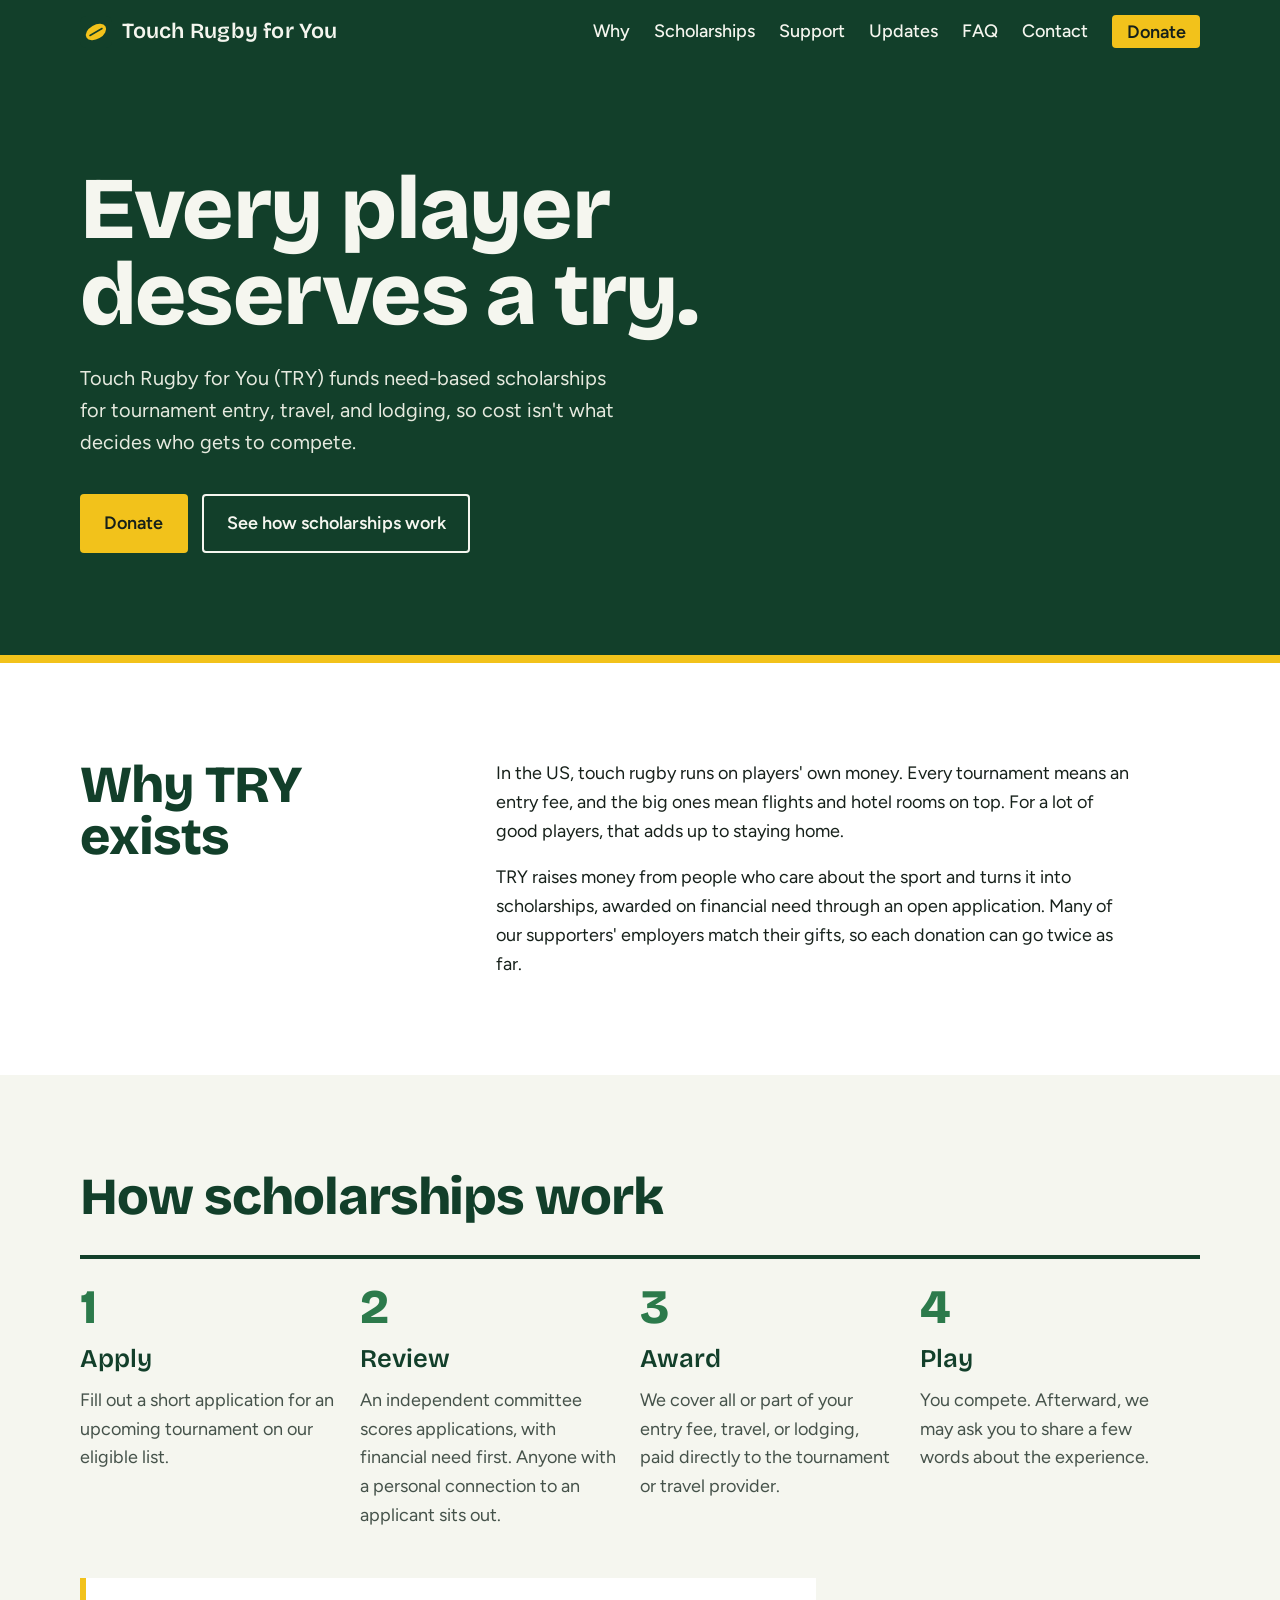
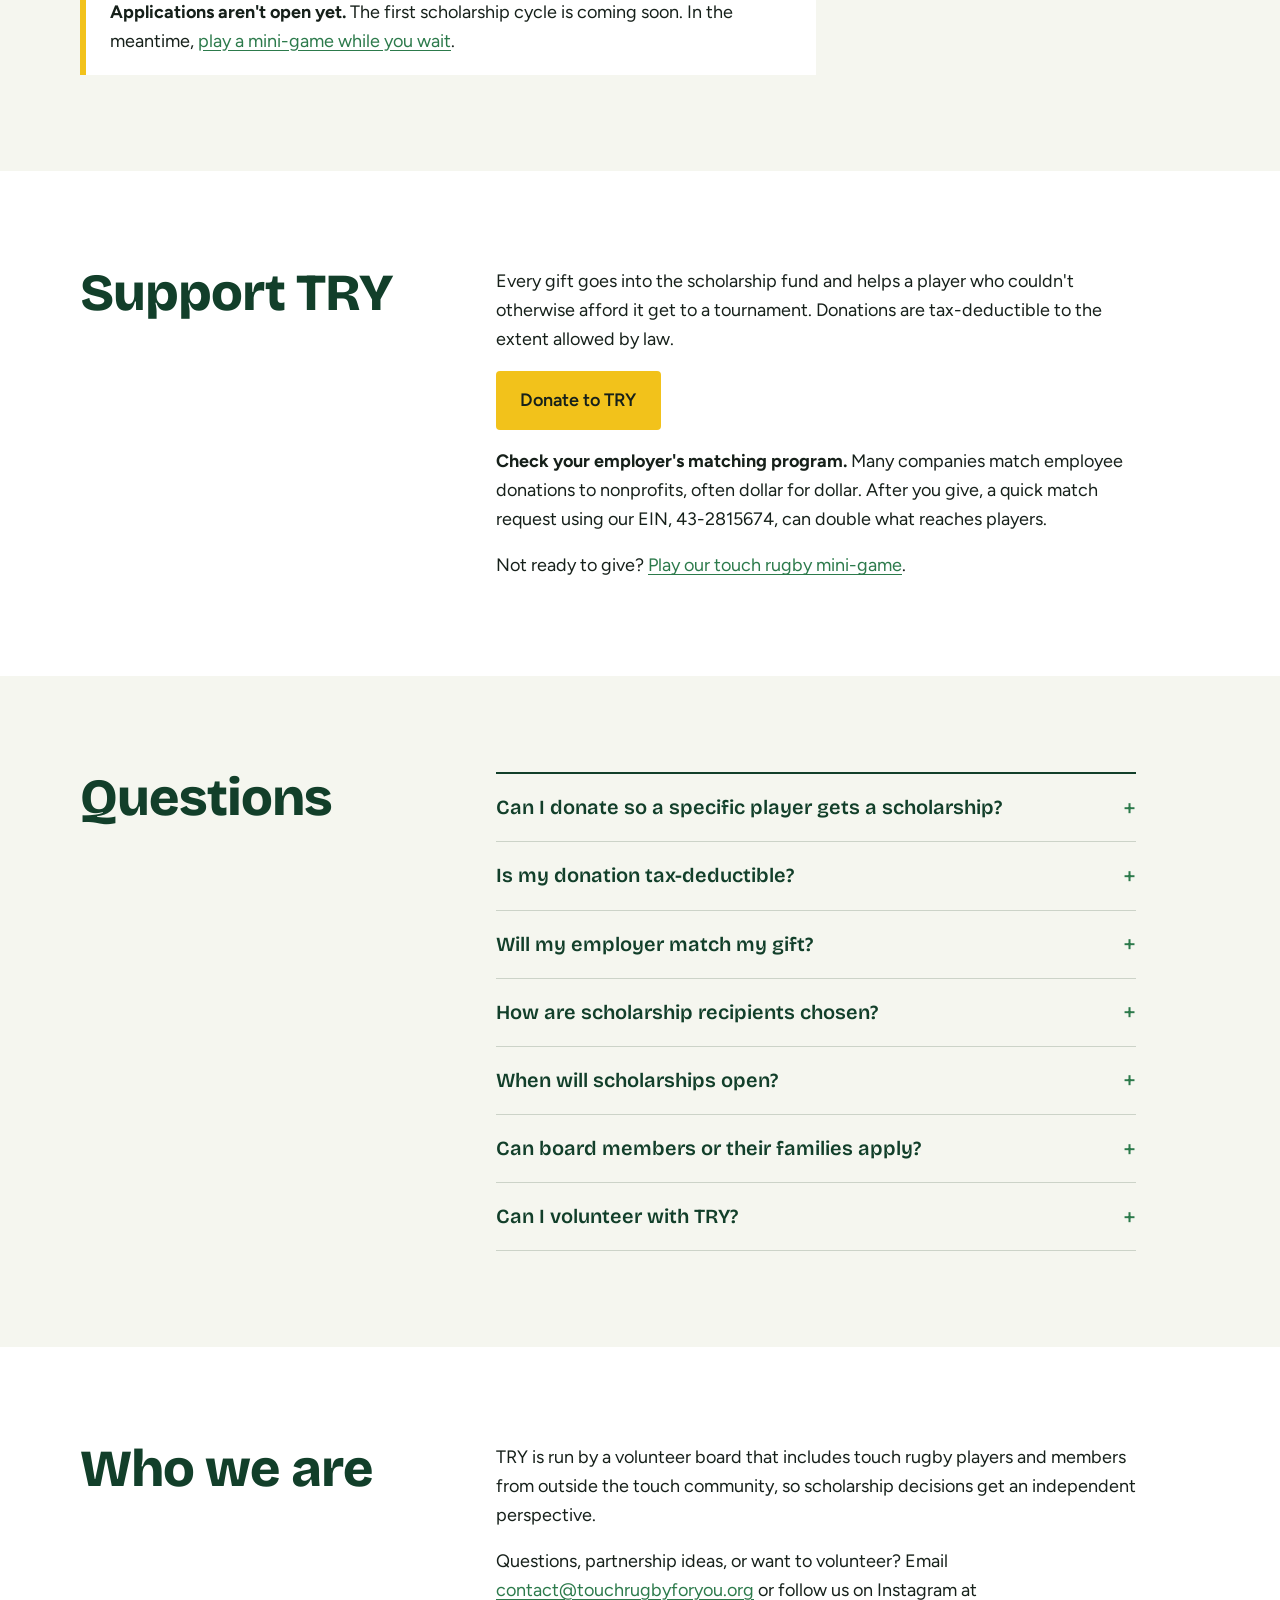
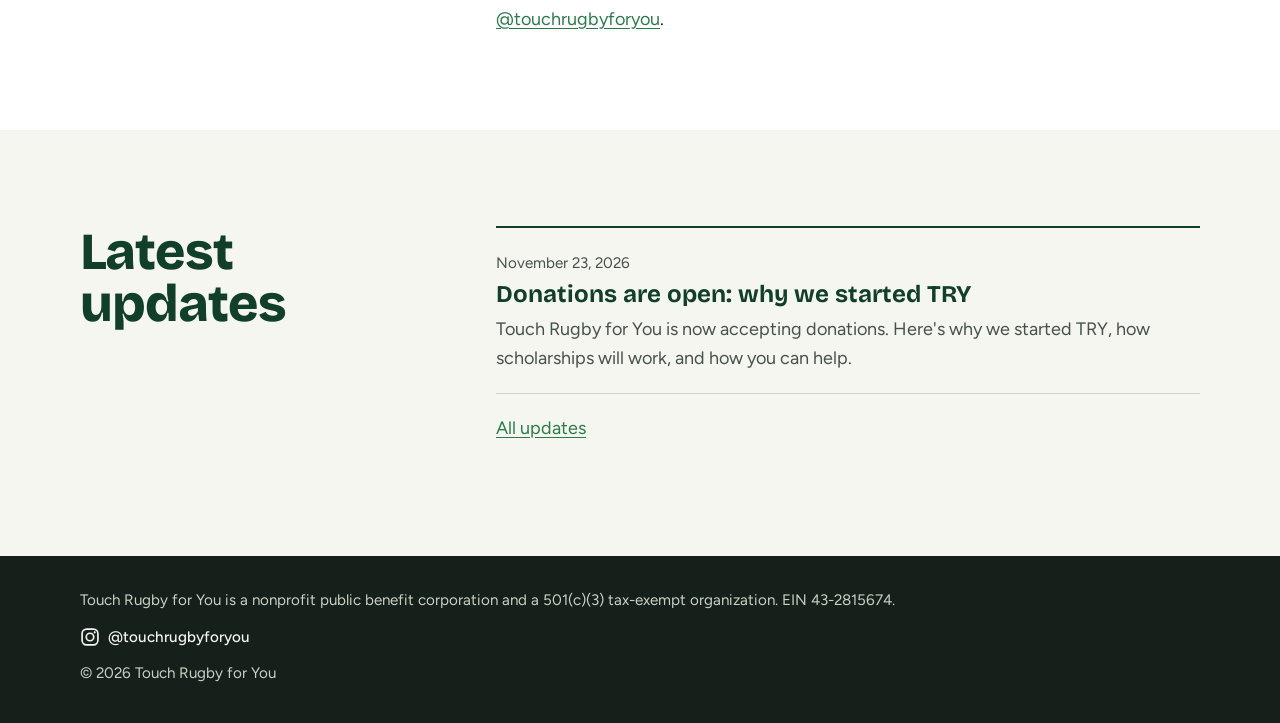
<file: index.html>
<!doctype html>
<html lang="en">
<head>
  <meta charset="utf-8">
  <meta name="viewport" content="width=device-width, initial-scale=1">
  <title>Touch Rugby for You (TRY) | Touch rugby tournament scholarships</title>
  <meta name="description" content="Touch Rugby for You (TRY) is a nonprofit that funds need-based scholarships so touch rugby players can afford to compete in tournaments.">
  <link rel="icon" href="favicon.svg" type="image/svg+xml">
  <link rel="canonical" href="https://touchrugbyforyou.org/">
  <meta name="theme-color" content="#123F2A">
  <link rel="apple-touch-icon" href="apple-touch-icon.png">
  <meta property="og:type" content="website">
  <meta property="og:site_name" content="Touch Rugby for You">
  <meta property="og:title" content="Touch Rugby for You (TRY): Every player deserves a try">
  <meta property="og:description" content="Touch Rugby for You (TRY) is a nonprofit that funds need-based scholarships so touch rugby players can afford to compete in tournaments.">
  <meta property="og:url" content="https://touchrugbyforyou.org/">
  <meta property="og:image" content="https://touchrugbyforyou.org/og-image.png">
  <meta property="og:image:width" content="1200">
  <meta property="og:image:height" content="630">
  <meta property="og:image:alt" content="Every player deserves a try. Need-based tournament scholarships for touch rugby players.">
  <meta name="twitter:card" content="summary_large_image">
  <script type="application/ld+json">
{
  "@context": "https://schema.org",
  "@graph": [
    {
      "@type": "NGO",
      "@id": "https://touchrugbyforyou.org/#org",
      "name": "Touch Rugby for You",
      "alternateName": "TRY",
      "url": "https://touchrugbyforyou.org/",
      "logo": "https://touchrugbyforyou.org/apple-touch-icon.png",
      "description": "A nonprofit public benefit corporation that funds need-based tournament scholarships for touch rugby players.",
      "email": "contact@touchrugbyforyou.org",
      "taxID": "43-2815674",
      "nonprofitStatus": "Nonprofit501c3",
      "sameAs": [
        "https://www.instagram.com/touchrugbyforyou/"
      ],
      "address": {
        "@type": "PostalAddress",
        "addressRegion": "CA",
        "addressCountry": "US"
      }
    },
    {
      "@type": "WebSite",
      "@id": "https://touchrugbyforyou.org/#site",
      "url": "https://touchrugbyforyou.org/",
      "name": "Touch Rugby for You",
      "publisher": {
        "@id": "https://touchrugbyforyou.org/#org"
      }
    },
    {
      "@type": "FAQPage",
      "@id": "https://touchrugbyforyou.org/#faq",
      "mainEntity": [
        {
          "@type": "Question",
          "name": "Can I donate so a specific player gets a scholarship?",
          "acceptedAnswer": {
            "@type": "Answer",
            "text": "No. To keep TRY fair and keep gifts tax-deductible, donors can't choose who receives a scholarship. Every scholarship is decided by our independent review committee based on financial need."
          }
        },
        {
          "@type": "Question",
          "name": "Is my donation tax-deductible?",
          "acceptedAnswer": {
            "@type": "Answer",
            "text": "Yes. TRY is a 501(c)(3) tax-exempt organization (EIN 43-2815674), so donations are tax-deductible to the extent allowed by law. You'll get a receipt for every gift."
          }
        },
        {
          "@type": "Question",
          "name": "Will my employer match my gift?",
          "acceptedAnswer": {
            "@type": "Answer",
            "text": "Many employers match donations to 501(c)(3) nonprofits, often dollar for dollar. Check your company's giving portal or ask HR. After you donate, submit a match request using our EIN, 43-2815674."
          }
        },
        {
          "@type": "Question",
          "name": "How are scholarship recipients chosen?",
          "acceptedAnswer": {
            "@type": "Answer",
            "text": "An independent committee of people who don't play touch rugby scores every application, with financial need weighed first. If a committee member has a personal connection to an applicant for any reason, they sit out that decision. TRY's officers (our CEO, CFO, and Secretary) never see applications and have no part in selecting recipients."
          }
        },
        {
          "@type": "Question",
          "name": "When will scholarships open?",
          "acceptedAnswer": {
            "@type": "Answer",
            "text": "We're raising money first. Once we know how much is in the scholarship fund, we'll choose our first tournament: either the 2027 USA Touch Nationals or the 2028 Touch World Cup. We'll announce the application window here and on Instagram at @touchrugbyforyou ."
          }
        },
        {
          "@type": "Question",
          "name": "Can board members or their families apply?",
          "acceptedAnswer": {
            "@type": "Answer",
            "text": "No. To avoid any conflict of interest, TRY board members and their immediate families aren't eligible for scholarships."
          }
        },
        {
          "@type": "Question",
          "name": "Can I volunteer with TRY?",
          "acceptedAnswer": {
            "@type": "Answer",
            "text": "Yes. TRY is run entirely by volunteers, so there's plenty to do, and most of it can be done remotely on your own schedule: Website: design, writing, and small code updates; Social media: photos, videos, graphics, and posts for Instagram; Grant research: finding foundations and programs that fit TRY, and helping write applications; Fundraising and partnerships: connecting us with clubs, tournaments, and companies; Behind the scenes: bookkeeping, data entry, and keeping our records tidy Volunteer through work? Many employers give paid volunteer hours, and some donate to the nonprofit for every hour you log. Track your time with TRY in your company's giving portal (such as Benevity or YourCause), and your hours can turn into a grant for the scholarship fund. To get started, email contact@touchrugbyforyou.org with what you'd like to help with."
          }
        }
      ]
    }
  ]
}
  </script>
  <link rel="preload" href="fonts/bricolage-grotesque.woff2" as="font" type="font/woff2" crossorigin>
  <link rel="preload" href="fonts/figtree.woff2" as="font" type="font/woff2" crossorigin>
  <link rel="stylesheet" href="styles.css?v=20261128a">
  <script async src="https://widgets.givebutter.com/latest.umd.cjs?acct=2XNsycmCePTp1ATm&amp;p=other"></script>
</head>
<body>
  <a class="skip" href="#main">Skip to content</a>

  <header class="site-header">
    <div class="wrap header-inner">
      <a class="brand" href="#top" aria-label="Touch Rugby for You, home">
        <img src="favicon.svg" alt="" width="32" height="32">
        <span>Touch Rugby for You</span>
      </a>
      <nav aria-label="Main">
        <ul>
          <li><a href="#why">Why</a></li>
          <li><a href="#scholarships">Scholarships</a></li>
          <li><a href="#support">Support</a></li>
          <li><a href="/updates/">Updates</a></li>
          <li><a href="#faq">FAQ</a></li>
          <li><a href="#contact">Contact</a></li>
          <li><a class="nav-donate" href="https://givebutter.com/touch-rugby-for-you" data-gb-donate rel="noopener" data-goatcounter-click="donate-nav" data-goatcounter-title="Clicked Donate (nav)">Donate</a></li>
        </ul>
      </nav>
    </div>
  </header>

  <main id="main">
    <section class="hero" id="top">
      <div class="wrap hero-copy">
        <h1>Every player deserves a try.</h1>
        <p class="lede">Touch Rugby for You (TRY) funds need-based scholarships for tournament entry, travel, and lodging, so cost isn't what decides who gets to compete.</p>
        <div class="actions">
          <a class="btn btn-primary" href="https://givebutter.com/touch-rugby-for-you" data-gb-donate rel="noopener" data-goatcounter-click="donate-hero" data-goatcounter-title="Clicked Donate (hero)">Donate</a>
          <a class="btn btn-ghost" href="#scholarships">See how scholarships work</a>
        </div>
      </div>
    </section>

    <section class="band" id="why">
      <div class="wrap two-col">
        <h2>Why TRY exists</h2>
        <div class="prose">
          <p>In the US, touch rugby runs on players' own money. Every tournament means an entry fee, and the big ones mean flights and hotel rooms on top. For a lot of good players, that adds up to staying home.</p>
          <p>TRY raises money from people who care about the sport and turns it into scholarships, awarded on financial need through an open application. Many of our supporters' employers match their gifts, so each donation can go twice as far.</p>
        </div>
      </div>
    </section>

    <section class="band band-chalk" id="scholarships">
      <div class="wrap">
        <h2>How scholarships work</h2>
        <ol class="steps">
          <li>
            <h3>Apply</h3>
            <p>Fill out a short application for an upcoming tournament on our eligible list.</p>
          </li>
          <li>
            <h3>Review</h3>
            <p>An independent committee scores applications, with financial need first. Anyone with a personal connection to an applicant sits out.</p>
          </li>
          <li>
            <h3>Award</h3>
            <p>We cover all or part of your entry fee, travel, or lodging, paid directly to the tournament or travel provider.</p>
          </li>
          <li>
            <h3>Play</h3>
            <p>You compete. Afterward, we may ask you to share a few words about the experience.</p>
          </li>
        </ol>
        <div class="notice">
          <p><strong>Applications aren't open yet.</strong> The first scholarship cycle is coming soon. In the meantime, <button type="button" class="link-btn" data-open-game data-goatcounter-click="game-open-scholarships" data-goatcounter-title="Opened game from Scholarships">play a mini-game while you wait</button>.</p>
        </div>
      </div>
    </section>

    <section class="band" id="support">
      <div class="wrap two-col">
        <h2>Support TRY</h2>
        <div class="prose">
          <p>Every gift goes into the scholarship fund and helps a player who couldn't otherwise afford it get to a tournament. Donations are tax-deductible to the extent allowed by law.</p>
          <p><a class="btn btn-primary" href="https://givebutter.com/touch-rugby-for-you" data-gb-donate rel="noopener" data-goatcounter-click="donate-support" data-goatcounter-title="Clicked Donate (Support)">Donate to TRY</a></p>
          <p><strong>Check your employer's matching program.</strong> Many companies match employee donations to nonprofits, often dollar for dollar. After you give, a quick match request using our EIN, 43-2815674, can double what reaches players.</p>
          <p>Not ready to give? <button type="button" class="link-btn" data-open-game data-goatcounter-click="game-open-support" data-goatcounter-title="Opened game from Support">Play our touch rugby mini-game</button>.</p>
        </div>
      </div>
    </section>

    <section class="band band-chalk" id="faq">
      <div class="wrap two-col">
        <h2>Questions</h2>
        <div class="faq">
          <details>
            <summary>Can I donate so a specific player gets a scholarship?</summary>
            <p>No. To keep TRY fair and keep gifts tax-deductible, donors can't choose who receives a scholarship. Every scholarship is decided by our independent review committee based on financial need.</p>
          </details>
          <details>
            <summary>Is my donation tax-deductible?</summary>
            <p>Yes. TRY is a 501(c)(3) tax-exempt organization (EIN 43-2815674), so donations are tax-deductible to the extent allowed by law. You'll get a receipt for every gift.</p>
          </details>
          <details>
            <summary>Will my employer match my gift?</summary>
            <p>Many employers match donations to 501(c)(3) nonprofits, often dollar for dollar. Check your company's giving portal or ask HR. After you donate, submit a match request using our EIN, 43-2815674.</p>
          </details>
          <details>
            <summary>How are scholarship recipients chosen?</summary>
            <p>An independent committee of people who don't play touch rugby scores every application, with financial need weighed first. If a committee member has a personal connection to an applicant for any reason, they sit out that decision. TRY's officers (our CEO, CFO, and Secretary) never see applications and have no part in selecting recipients.</p>
          </details>
          <details>
            <summary>When will scholarships open?</summary>
            <p>We're raising money first. Once we know how much is in the scholarship fund, we'll choose our first tournament: either the 2027 USA Touch Nationals or the 2028 Touch World Cup. We'll announce the application window here and on Instagram at <a href="https://www.instagram.com/touchrugbyforyou/" rel="noopener">@touchrugbyforyou</a>.</p>
          </details>
          <details>
            <summary>Can board members or their families apply?</summary>
            <p>No. To avoid any conflict of interest, TRY board members and their immediate families aren't eligible for scholarships.</p>
          </details>
          <details>
            <summary>Can I volunteer with TRY?</summary>
            <p>Yes. TRY is run entirely by volunteers, so there's plenty to do, and most of it can be done remotely on your own schedule:</p>
            <ul>
              <li><strong>Website:</strong> design, writing, and small code updates</li>
              <li><strong>Social media:</strong> photos, videos, graphics, and posts for Instagram</li>
              <li><strong>Grant research:</strong> finding foundations and programs that fit TRY, and helping write applications</li>
              <li><strong>Fundraising and partnerships:</strong> connecting us with clubs, tournaments, and companies</li>
              <li><strong>Behind the scenes:</strong> bookkeeping, data entry, and keeping our records tidy</li>
            </ul>
            <p><strong>Volunteer through work?</strong> Many employers give paid volunteer hours, and some donate to the nonprofit for every hour you log. Track your time with TRY in your company's giving portal (such as Benevity or YourCause), and your hours can turn into a grant for the scholarship fund.</p>
            <p>To get started, email <a href="mailto:contact@touchrugbyforyou.org?subject=Volunteering%20with%20TRY" data-goatcounter-click="email-click-volunteer" data-goatcounter-title="Clicked email (volunteer FAQ)">contact@touchrugbyforyou.org</a> with what you'd like to help with.</p>
          </details>
        </div>
      </div>
    </section>

    <section class="band" id="contact">
      <div class="wrap two-col">
        <h2>Who we are</h2>
        <div class="prose">
          <p>TRY is run by a volunteer board that includes touch rugby players and members from outside the touch community, so scholarship decisions get an independent perspective.</p>
          <p>Questions, partnership ideas, or want to volunteer? Email <a href="mailto:contact@touchrugbyforyou.org" data-goatcounter-click="email-click" data-goatcounter-title="Clicked email">contact@touchrugbyforyou.org</a> or follow us on Instagram at <a href="https://www.instagram.com/touchrugbyforyou/" rel="noopener" data-goatcounter-click="instagram-click" data-goatcounter-title="Clicked Instagram">@touchrugbyforyou</a>.</p>
        </div>
      </div>
    </section>
    <!-- updates:start -->
    <section class="band band-chalk" id="updates">
      <div class="wrap two-col">
        <h2>Latest updates</h2>
        <div>
          <ul class="post-list">
            <li>
              <time datetime="2026-11-23">November 23, 2026</time>
              <h3><a href="/updates/donations-are-open/">Donations are open: why we started TRY</a></h3>
              <p>Touch Rugby for You is now accepting donations. Here&#x27;s why we started TRY, how scholarships will work, and how you can help.</p>
            </li>
          </ul>
          <p><a href="/updates/">All updates</a></p>
        </div>
      </div>
    </section>
    <!-- updates:end -->
  </main>

  <footer class="site-footer">
    <div class="wrap">
      <p>Touch Rugby for You is a nonprofit public benefit corporation and a 501(c)(3) tax-exempt organization. EIN 43-2815674.</p>
      <p class="social"><a href="https://www.instagram.com/touchrugbyforyou/" rel="noopener" data-goatcounter-click="instagram-click-footer" data-goatcounter-title="Clicked Instagram (footer)" aria-label="Touch Rugby for You on Instagram"><svg viewBox="0 0 24 24" width="20" height="20" aria-hidden="true"><rect x="2.5" y="2.5" width="19" height="19" rx="5.5" fill="none" stroke="currentColor" stroke-width="2"/><circle cx="12" cy="12" r="4.5" fill="none" stroke="currentColor" stroke-width="2"/><circle cx="17.6" cy="6.4" r="1.3" fill="currentColor"/></svg><span>@touchrugbyforyou</span></a></p>
      <p>&copy; 2026 Touch Rugby for You</p>
    </div>
  </footer>
  <dialog id="game-dialog" class="game-dialog" aria-labelledby="game-title">
    <button type="button" class="game-close" data-close-game aria-label="Close game">&times;</button>
    <h2 id="game-title">Can you score a try?</h2>
    <p class="game-intro">Beat the defence with a scoop play. Every try adds more defenders.</p>
    <ol class="game-rules">
      <li>Run the ball up. Wherever you’re touched, you dump it and the defence drops back 7&nbsp;m.</li>
      <li>Scoop it with your half, then run or pass. Passes go to your best-placed teammate, never forward.</li>
      <li>The half can’t score, and if the half is touched holding the ball, it’s a changeover. Anyone else who’s touched dumps it again, up to six touches.</li>
    </ol>
    <p class="game-controls"><strong>Controls:</strong> W A S D to move. Space to start and to pass (or click the pitch).</p>
    <p class="game-tally" id="try-game-tally" hidden></p>
        <div class="game">
          <p class="rotate-hint">Turn your phone sideways for a bigger pitch.</p>
          <div class="game-stage">
            <canvas id="try-game" width="700" height="500" tabindex="0" aria-label="Touch rugby scoop game. Use W A S D to run the ball up until you are touched, then scoop the ball with the half, press Space to pass, and reach the try line on the right."></canvas>
            <div class="touch-controls" aria-hidden="true">
              <div class="stick" id="try-stick"><div class="stick-knob"></div></div>
              <button type="button" class="pass-touch" id="try-pass-touch" tabindex="-1">Pass</button>
            </div>
          </div>
          <div class="game-bar">
            <p id="try-game-status" role="status">Level 1 of 4: One middle.</p>
            <span class="game-actions">
              <button id="try-game-pass" class="btn btn-ghost desk-only" type="button" hidden>Pass</button>
              <button id="try-game-full" class="btn btn-ghost" type="button">Full screen</button>
              <button id="try-game-start" class="btn btn-primary" type="button">Start</button>
            </span>
          </div>
        </div>
  </dialog>
  <dialog id="donate-dialog" class="donate-dialog" aria-labelledby="donate-title">
    <button type="button" class="game-close" data-close-donate aria-label="Close">&times;</button>
    <h2 id="donate-title">Support TRY</h2>
    <p class="donate-intro">Every gift goes into the scholarship fund. TRY is a 501(c)(3), <span style="white-space:nowrap">EIN 43-2815674</span>.</p>
    <div class="donate-form"><givebutter-widget id="j2Oxr8"></givebutter-widget></div>
    <p class="donate-other"><strong>Prefer to give by check or bank transfer (ACH)?</strong><br>Email <a href="mailto:contact@touchrugbyforyou.org?subject=Donating%20by%20check%20or%20ACH" data-goatcounter-click="donate-check-ach" data-goatcounter-title="Asked about check/ACH donation">contact@touchrugbyforyou.org</a> and we'll send you the details.</p>
    <p class="donate-alt">Form not loading? <a href="https://givebutter.com/touch-rugby-for-you" rel="noopener" data-goatcounter-click="donate-dialog-link" data-goatcounter-title="Donate dialog fallback link">Donate on Givebutter</a>.</p>
  </dialog>
  <script>
    // Donate buttons open the donation pop-up; without dialog support they go to the Givebutter page.
    (function () {
      var dlg = document.getElementById('donate-dialog');
      if (!dlg || typeof dlg.showModal !== 'function') return;
      document.addEventListener('click', function (e) {
        var link = e.target.closest && e.target.closest('[data-gb-donate]');
        if (link) { e.preventDefault(); dlg.showModal(); }
      });
      dlg.querySelector('[data-close-donate]').addEventListener('click', function () { dlg.close(); });
      dlg.addEventListener('click', function (e) { if (e.target === dlg) dlg.close(); });
    })();
  </script>
  <script src="game.js?v=20261128a"></script>
  <script data-goatcounter="https://touchrugbyforyou.goatcounter.com/count" async src="https://gc.zgo.at/count.js"></script>
</body>
</html>
</file>
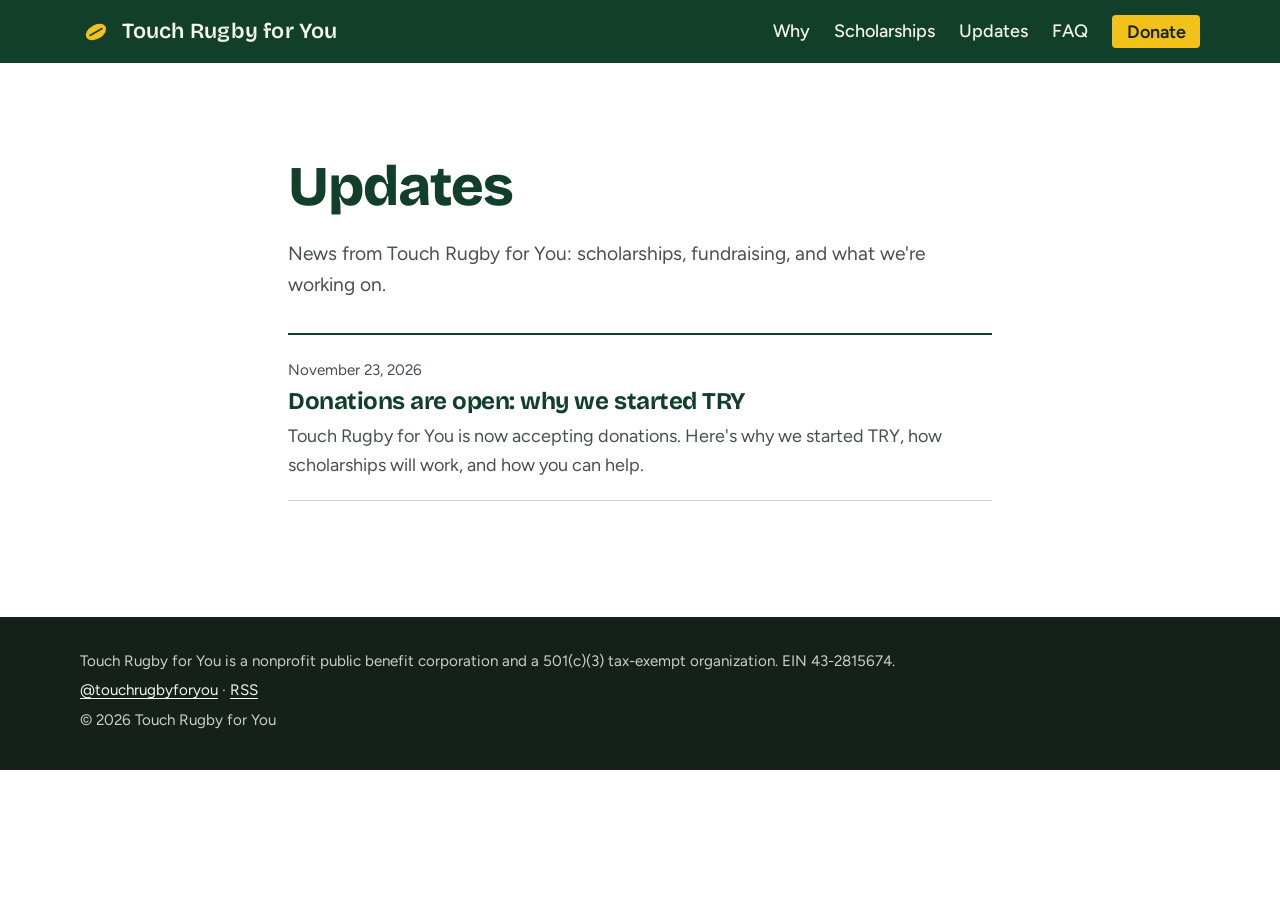
<file: updates/index.html>
<!doctype html>
<html lang="en">
<head>
  <meta charset="utf-8">
  <meta name="viewport" content="width=device-width, initial-scale=1">
  <title>Updates | Touch Rugby for You</title>
  <meta name="description" content="News from Touch Rugby for You: scholarships, fundraising, and what we&#x27;re working on.">
  <link rel="canonical" href="https://touchrugbyforyou.org/updates/">
  <link rel="icon" href="/favicon.svg" type="image/svg+xml">
  <link rel="apple-touch-icon" href="/apple-touch-icon.png">
  <meta name="theme-color" content="#123F2A">
  <meta property="og:type" content="website">
  <meta property="og:site_name" content="Touch Rugby for You">
  <meta property="og:title" content="Updates | Touch Rugby for You">
  <meta property="og:description" content="News from Touch Rugby for You: scholarships, fundraising, and what we&#x27;re working on.">
  <meta property="og:url" content="https://touchrugbyforyou.org/updates/">
  <meta property="og:image" content="https://touchrugbyforyou.org/og-image.png">
  <meta name="twitter:card" content="summary_large_image">
  <link rel="alternate" type="application/rss+xml" title="TRY updates" href="/feed.xml">
  <link rel="preload" href="/fonts/bricolage-grotesque.woff2" as="font" type="font/woff2" crossorigin>
  <link rel="preload" href="/fonts/figtree.woff2" as="font" type="font/woff2" crossorigin>
  <link rel="stylesheet" href="/styles.css?v=20261128a">
  <script async src="https://widgets.givebutter.com/latest.umd.cjs?acct=2XNsycmCePTp1ATm&amp;p=other"></script>
</head>
<body>
  <a class="skip" href="#main">Skip to content</a>
  <header class="site-header">
    <div class="wrap header-inner">
      <a class="brand" href="/" aria-label="Touch Rugby for You, home">
        <img src="/favicon.svg" alt="" width="32" height="32">
        <span>Touch Rugby for You</span>
      </a>
      <nav aria-label="Main">
        <ul>
          <li><a href="/#why">Why</a></li>
          <li><a href="/#scholarships">Scholarships</a></li>
          <li><a href="/updates/">Updates</a></li>
          <li><a href="/#faq">FAQ</a></li>
          <li><a class="nav-donate" href="https://givebutter.com/touch-rugby-for-you" data-gb-donate rel="noopener" data-goatcounter-click="donate-nav-updates" data-goatcounter-title="Clicked Donate (updates nav)">Donate</a></li>
        </ul>
      </nav>
    </div>
  </header>
  <main id="main">
    <section class="band post">
      <div class="wrap post-wrap">
        <h1>Updates</h1>
        <p class="lede-dark">News from Touch Rugby for You: scholarships, fundraising, and what we're working on.</p>
        <ul class="post-list">
          <li>
            <time datetime="2026-11-23">November 23, 2026</time>
            <h2><a href="/updates/donations-are-open/">Donations are open: why we started TRY</a></h2>
            <p>Touch Rugby for You is now accepting donations. Here&#x27;s why we started TRY, how scholarships will work, and how you can help.</p>
          </li>
        </ul>
      </div>
    </section>
  </main>
  <footer class="site-footer">
    <div class="wrap">
      <p>Touch Rugby for You is a nonprofit public benefit corporation and a 501(c)(3) tax-exempt organization. EIN 43-2815674.</p>
      <p><a class="footer-link" href="https://www.instagram.com/touchrugbyforyou/" rel="noopener">@touchrugbyforyou</a> &middot; <a class="footer-link" href="/feed.xml">RSS</a></p>
      <p>&copy; 2026 Touch Rugby for You</p>
    </div>
  </footer>
  <dialog id="donate-dialog" class="donate-dialog" aria-labelledby="donate-title">
    <button type="button" class="game-close" data-close-donate aria-label="Close">&times;</button>
    <h2 id="donate-title">Support TRY</h2>
    <p class="donate-intro">Every gift goes into the scholarship fund. TRY is a 501(c)(3), <span style="white-space:nowrap">EIN 43-2815674</span>.</p>
    <div class="donate-form"><givebutter-widget id="j2Oxr8"></givebutter-widget></div>
    <p class="donate-other"><strong>Prefer to give by check or bank transfer (ACH)?</strong><br>Email <a href="mailto:contact@touchrugbyforyou.org?subject=Donating%20by%20check%20or%20ACH" data-goatcounter-click="donate-check-ach" data-goatcounter-title="Asked about check/ACH donation">contact@touchrugbyforyou.org</a> and we'll send you the details.</p>
    <p class="donate-alt">Form not loading? <a href="https://givebutter.com/touch-rugby-for-you" rel="noopener" data-goatcounter-click="donate-dialog-link" data-goatcounter-title="Donate dialog fallback link">Donate on Givebutter</a>.</p>
  </dialog>
  <script>
    // Donate buttons open the donation pop-up; without dialog support they go to the Givebutter page.
    (function () {
      var dlg = document.getElementById('donate-dialog');
      if (!dlg || typeof dlg.showModal !== 'function') return;
      document.addEventListener('click', function (e) {
        var link = e.target.closest && e.target.closest('[data-gb-donate]');
        if (link) { e.preventDefault(); dlg.showModal(); }
      });
      dlg.querySelector('[data-close-donate]').addEventListener('click', function () { dlg.close(); });
      dlg.addEventListener('click', function (e) { if (e.target === dlg) dlg.close(); });
    })();
  </script>
  <script data-goatcounter="https://touchrugbyforyou.goatcounter.com/count" async src="https://gc.zgo.at/count.js"></script>
</body>
</html>
</file>
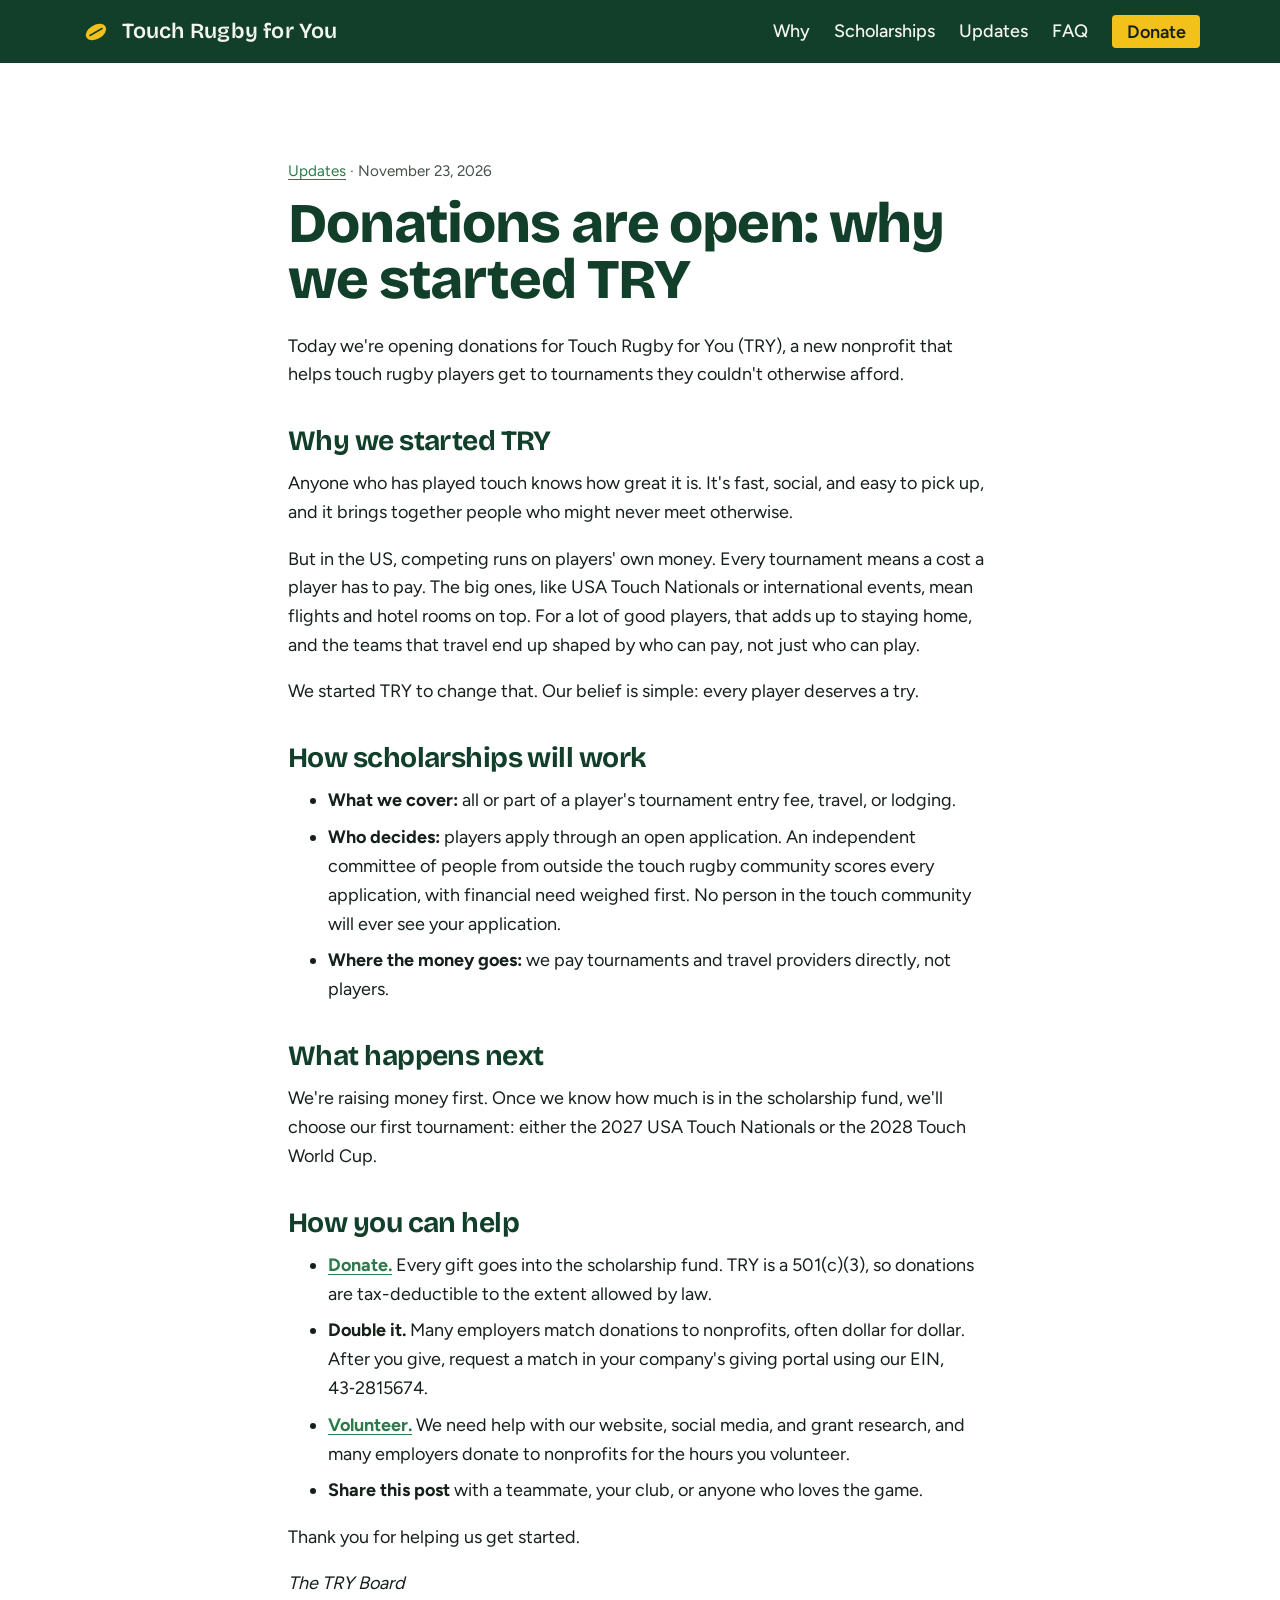
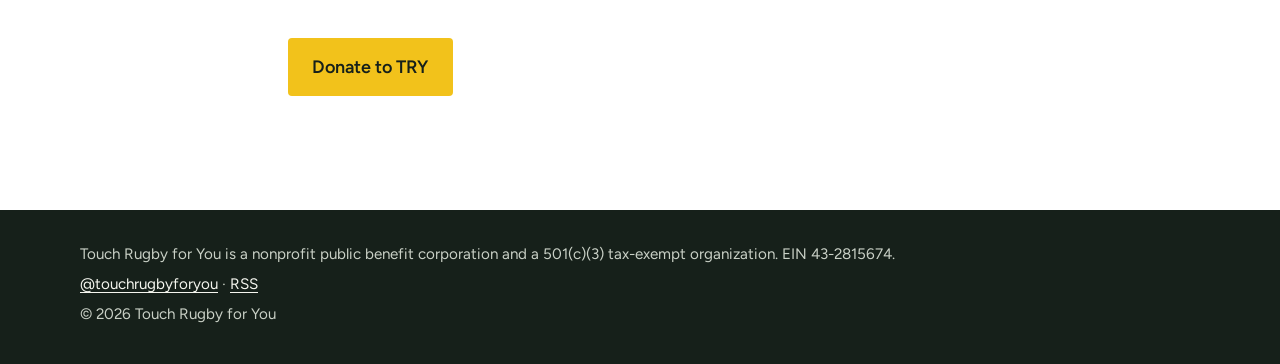
<file: updates/donations-are-open/index.html>
<!doctype html>
<html lang="en">
<head>
  <meta charset="utf-8">
  <meta name="viewport" content="width=device-width, initial-scale=1">
  <title>Donations are open: why we started TRY | Touch Rugby for You</title>
  <meta name="description" content="Touch Rugby for You is now accepting donations. Here&#x27;s why we started TRY, how scholarships will work, and how you can help.">
  <link rel="canonical" href="https://touchrugbyforyou.org/updates/donations-are-open/">
  <link rel="icon" href="/favicon.svg" type="image/svg+xml">
  <link rel="apple-touch-icon" href="/apple-touch-icon.png">
  <meta name="theme-color" content="#123F2A">
  <meta property="og:type" content="article">
  <meta property="og:site_name" content="Touch Rugby for You">
  <meta property="og:title" content="Donations are open: why we started TRY | Touch Rugby for You">
  <meta property="og:description" content="Touch Rugby for You is now accepting donations. Here&#x27;s why we started TRY, how scholarships will work, and how you can help.">
  <meta property="og:url" content="https://touchrugbyforyou.org/updates/donations-are-open/">
  <meta property="og:image" content="https://touchrugbyforyou.org/og-image.png">
  <meta name="twitter:card" content="summary_large_image">
  <link rel="alternate" type="application/rss+xml" title="TRY updates" href="/feed.xml">
  <link rel="preload" href="/fonts/bricolage-grotesque.woff2" as="font" type="font/woff2" crossorigin>
  <link rel="preload" href="/fonts/figtree.woff2" as="font" type="font/woff2" crossorigin>
  <link rel="stylesheet" href="/styles.css?v=20261128a">
  <script async src="https://widgets.givebutter.com/latest.umd.cjs?acct=2XNsycmCePTp1ATm&amp;p=other"></script>
</head>
<body>
  <a class="skip" href="#main">Skip to content</a>
  <header class="site-header">
    <div class="wrap header-inner">
      <a class="brand" href="/" aria-label="Touch Rugby for You, home">
        <img src="/favicon.svg" alt="" width="32" height="32">
        <span>Touch Rugby for You</span>
      </a>
      <nav aria-label="Main">
        <ul>
          <li><a href="/#why">Why</a></li>
          <li><a href="/#scholarships">Scholarships</a></li>
          <li><a href="/updates/">Updates</a></li>
          <li><a href="/#faq">FAQ</a></li>
          <li><a class="nav-donate" href="https://givebutter.com/touch-rugby-for-you" data-gb-donate rel="noopener" data-goatcounter-click="donate-nav-updates" data-goatcounter-title="Clicked Donate (updates nav)">Donate</a></li>
        </ul>
      </nav>
    </div>
  </header>
  <main id="main">
    <article class="band post">
      <div class="wrap post-wrap">
        <p class="post-meta"><a href="/updates/">Updates</a> &middot; <time datetime="2026-11-23">November 23, 2026</time></p>
        <h1>Donations are open: why we started TRY</h1>
        <div class="post-body">
<p>Today we're opening donations for Touch Rugby for You (TRY), a new nonprofit that helps touch rugby players get to tournaments they couldn't otherwise afford.</p>
<h2>Why we started TRY</h2>
<p>Anyone who has played touch knows how great it is. It's fast, social, and easy to pick up, and it brings together people who might never meet otherwise.</p>
<p>But in the US, competing runs on players' own money. Every tournament means a cost a player has to pay. The big ones, like USA Touch Nationals or international events, mean flights and hotel rooms on top. For a lot of good players, that adds up to staying home, and the teams that travel end up shaped by who can pay, not just who can play.</p>
<p>We started TRY to change that. Our belief is simple: every player deserves a try.</p>
<h2>How scholarships will work</h2>
<ul>
<li><strong>What we cover:</strong> all or part of a player's tournament entry fee, travel, or lodging.</li>
<li><strong>Who decides:</strong> players apply through an open application. An independent committee of people from outside the touch rugby community scores every application, with financial need weighed first. No person in the touch community will ever see your application.</li>
<li><strong>Where the money goes:</strong> we pay tournaments and travel providers directly, not players.</li>
</ul>
<h2>What happens next</h2>
<p>We're raising money first. Once we know how much is in the scholarship fund, we'll choose our first tournament: either the 2027 USA Touch Nationals or the 2028 Touch World Cup.</p>
<h2>How you can help</h2>
<ul>
<li><strong><a href="https://givebutter.com/touch-rugby-for-you" data-gb-donate>Donate.</a></strong> Every gift goes into the scholarship fund. TRY is a 501(c)(3), so donations are tax-deductible to the extent allowed by law.</li>
<li><strong>Double it.</strong> Many employers match donations to nonprofits, often dollar for dollar. After you give, request a match in your company's giving portal using our EIN, 43‑2815674.</li>
<li><strong><a href="/#faq">Volunteer.</a></strong> We need help with our website, social media, and grant research, and many employers donate to nonprofits for the hours you volunteer.</li>
<li><strong>Share this post</strong> with a teammate, your club, or anyone who loves the game.</li>
</ul>
<p>Thank you for helping us get started.</p>
<p><em>The TRY Board</em></p>
        </div>
        <p class="post-cta"><a class="btn btn-primary" href="https://givebutter.com/touch-rugby-for-you" data-gb-donate rel="noopener" data-goatcounter-click="donate-post-donations-are-open" data-goatcounter-title="Clicked Donate (post: donations-are-open)">Donate to TRY</a></p>
      </div>
    </article>
  </main>
  <footer class="site-footer">
    <div class="wrap">
      <p>Touch Rugby for You is a nonprofit public benefit corporation and a 501(c)(3) tax-exempt organization. EIN 43-2815674.</p>
      <p><a class="footer-link" href="https://www.instagram.com/touchrugbyforyou/" rel="noopener">@touchrugbyforyou</a> &middot; <a class="footer-link" href="/feed.xml">RSS</a></p>
      <p>&copy; 2026 Touch Rugby for You</p>
    </div>
  </footer>
  <dialog id="donate-dialog" class="donate-dialog" aria-labelledby="donate-title">
    <button type="button" class="game-close" data-close-donate aria-label="Close">&times;</button>
    <h2 id="donate-title">Support TRY</h2>
    <p class="donate-intro">Every gift goes into the scholarship fund. TRY is a 501(c)(3), <span style="white-space:nowrap">EIN 43-2815674</span>.</p>
    <div class="donate-form"><givebutter-widget id="j2Oxr8"></givebutter-widget></div>
    <p class="donate-other"><strong>Prefer to give by check or bank transfer (ACH)?</strong><br>Email <a href="mailto:contact@touchrugbyforyou.org?subject=Donating%20by%20check%20or%20ACH" data-goatcounter-click="donate-check-ach" data-goatcounter-title="Asked about check/ACH donation">contact@touchrugbyforyou.org</a> and we'll send you the details.</p>
    <p class="donate-alt">Form not loading? <a href="https://givebutter.com/touch-rugby-for-you" rel="noopener" data-goatcounter-click="donate-dialog-link" data-goatcounter-title="Donate dialog fallback link">Donate on Givebutter</a>.</p>
  </dialog>
  <script>
    // Donate buttons open the donation pop-up; without dialog support they go to the Givebutter page.
    (function () {
      var dlg = document.getElementById('donate-dialog');
      if (!dlg || typeof dlg.showModal !== 'function') return;
      document.addEventListener('click', function (e) {
        var link = e.target.closest && e.target.closest('[data-gb-donate]');
        if (link) { e.preventDefault(); dlg.showModal(); }
      });
      dlg.querySelector('[data-close-donate]').addEventListener('click', function () { dlg.close(); });
      dlg.addEventListener('click', function (e) { if (e.target === dlg) dlg.close(); });
    })();
  </script>
  <script data-goatcounter="https://touchrugbyforyou.goatcounter.com/count" async src="https://gc.zgo.at/count.js"></script>
</body>
</html>
</file>
<file: styles.css>
/* Fonts (self-hosted, both under the SIL Open Font License; see fonts/) */
@font-face {
  font-family: "Bricolage Grotesque";
  src: url("fonts/bricolage-grotesque.woff2") format("woff2");
  font-weight: 200 800;
  font-stretch: 75% 100%;
  font-display: swap;
}
@font-face {
  font-family: "Figtree";
  src: url("fonts/figtree.woff2") format("woff2");
  font-weight: 300 900;
  font-display: swap;
}

:root {
  --pitch: #123F2A;
  --turf: #2C7A4B;
  --chalk: #F5F6EF;
  --bib: #F2C21B;
  --ink: #16201A;
  --muted: #45524A;
  --display: "Bricolage Grotesque", "Helvetica Neue", Arial, sans-serif;
  --body: "Figtree", "Helvetica Neue", Arial, sans-serif;
}

*, *::before, *::after { box-sizing: border-box; }

[hidden] { display: none !important; }

html { scroll-behavior: smooth; }
@media (prefers-reduced-motion: reduce) { html { scroll-behavior: auto; } }

body {
  margin: 0;
  background: #fff;
  color: var(--ink);
  font-family: var(--body);
  font-size: 1.125rem;
  line-height: 1.6;
}

img { display: block; }

a { color: var(--turf); text-underline-offset: 3px; }
a:hover { color: var(--pitch); }

:focus-visible {
  outline: 3px solid var(--bib);
  outline-offset: 3px;
  border-radius: 2px;
}

.skip {
  position: absolute;
  left: -999px;
  top: 0;
  padding: .5rem 1rem;
  background: var(--bib);
  color: var(--ink);
  z-index: 10;
}
.skip:focus { left: 1rem; top: 1rem; }

.wrap {
  width: min(1120px, 100% - 2.5rem);
  margin-inline: auto;
}

/* Header */
.site-header {
  background: var(--pitch);
  color: var(--chalk);
}
.header-inner {
  display: flex;
  align-items: center;
  justify-content: space-between;
  gap: 1rem;
  padding-block: .9rem;
  flex-wrap: wrap;
}
.brand {
  display: flex;
  align-items: center;
  gap: .6rem;
  color: var(--chalk);
  text-decoration: none;
  font-family: var(--display);
  font-weight: 600;
  font-size: 1.35rem;
  letter-spacing: .01em;
}
.site-header ul {
  display: flex;
  gap: 1.5rem;
  list-style: none;
  margin: 0;
  padding: 0;
}
.site-header nav a {
  color: var(--chalk);
  text-decoration: none;
  font-weight: 500;
}
.site-header nav a:hover { color: var(--bib); }

.site-header nav a.nav-donate {
  background: var(--bib);
  color: var(--ink);
  padding: .35rem .9rem;
  border-radius: 4px;
  font-weight: 600;
}
.site-header nav a.nav-donate:hover { background: #ffd43d; color: var(--ink); }
.site-header ul { align-items: center; }

/* Donation pop-up: our dialog, Givebutter's form inside */
.donate-dialog {
  width: min(560px, 100% - 1.5rem);
  max-height: calc(100% - 1.5rem);
  overflow: auto;
  padding: 2rem 1.5rem 1.5rem;
  border: 0;
  border-top: 8px solid var(--bib);
  border-radius: 8px;
  background: #fff;
  color: var(--ink);
}
.donate-dialog::backdrop { background: rgba(22, 32, 26, .7); }
.donate-dialog h2 {
  font-family: var(--display);
  font-weight: 800;
  letter-spacing: -.02em;
  font-size: 2.25rem;
  line-height: 1;
  color: var(--pitch);
  margin: 0 0 .5rem;
}
.donate-dialog .game-close { color: var(--pitch); }
.donate-intro { margin: 0 0 1.25rem; color: var(--muted); font-size: 1rem; }
.donate-form { min-height: 12rem; }
.donate-other { margin: 1.25rem 0 0; padding-top: 1rem; border-top: 1px solid #CCD3C8; font-size: 1rem; }
.donate-alt { margin: .5rem 0 0; font-size: .95rem; color: var(--muted); }

/* Hero: the field */
.hero {
  position: relative;
  overflow: hidden;
  background: var(--pitch);
  color: var(--chalk);
  min-height: min(70vh, 600px);
  border-bottom: 8px solid var(--bib);
  display: flex;
  align-items: center;
}
.hero-copy {
  position: relative;
  z-index: 1;
  padding-block: 5rem;
}
@media (max-width: 860px) {
  }
.hero h1 {
  font-family: var(--display);
  font-weight: 800;
  font-size: clamp(2.75rem, 7vw, 5.5rem);
  line-height: .98;
  letter-spacing: -.02em;
  max-width: 13ch;
  margin: 0 0 1.5rem;
}
.lede {
  max-width: 34rem;
  font-size: 1.25rem;
  margin: 0 0 2.25rem;
  color: #E6EADF;
}
.actions {
  display: flex;
  flex-wrap: wrap;
  gap: .9rem;
}

/* Buttons */
.btn {
  display: inline-block;
  padding: .8rem 1.4rem;
  border-radius: 4px;
  font-weight: 600;
  text-decoration: none;
  border: 2px solid transparent;
  transition: background-color .15s ease, color .15s ease;
}
.btn-primary {
  background: var(--bib);
  color: var(--ink);
}
.btn-primary:hover { background: #ffd43d; color: var(--ink); }
.btn-ghost {
  border-color: var(--chalk);
  background: transparent;
  color: var(--chalk);
}
@media (hover: hover) {
  .btn-ghost:hover { background: var(--chalk); color: var(--pitch); }
}

/* Content bands */
.band { padding-block: clamp(3.5rem, 8vw, 6rem); }
.band-chalk { background: var(--chalk); }

.band h2 {
  font-family: var(--display);
  font-weight: 800;
  letter-spacing: -.02em;
  font-size: clamp(2.25rem, 4.5vw, 3.25rem);
  line-height: 1;
  color: var(--pitch);
  margin: 0 0 1.5rem;
}

.two-col {
  display: grid;
  grid-template-columns: minmax(0, 1fr) minmax(0, 2fr);
  gap: 2rem 4rem;
  align-items: start;
}
.prose { max-width: 40rem; }
.prose p { margin: 0 0 1.1rem; }
.prose p:last-child { margin-bottom: 0; }
.prose .note { font-size: 1rem; color: var(--muted); }

/* Steps: a real sequence, so numbered */
.steps {
  list-style: none;
  counter-reset: step;
  margin: 2rem 0 0;
  padding: 0;
  display: grid;
  grid-template-columns: repeat(4, minmax(0, 1fr));
  border-top: 4px solid var(--pitch);
}
.steps li {
  counter-increment: step;
  padding: 1.5rem 1.5rem 0 0;
  position: relative;
}
.steps li::before {
  content: counter(step);
  display: block;
  font-family: var(--display);
  font-weight: 800;
  font-size: 3rem;
  line-height: 1;
  color: var(--turf);
  margin-bottom: .5rem;
}
.steps h3 {
  font-family: var(--display);
  font-weight: 600;
  font-size: 1.6rem;
  margin: 0 0 .4rem;
  color: var(--pitch);
}
.steps p { margin: 0; color: var(--muted); }

.notice {
  margin-top: 3rem;
  padding: 1.25rem 1.5rem;
  background: #fff;
  border-left: 6px solid var(--bib);
  max-width: 46rem;
}
.notice p { margin: 0; }

.game-dialog {
  width: min(760px, 100% - 1.5rem);
  max-height: calc(100% - 1.5rem);
  overflow: auto;
  padding: 2rem 1.75rem 1.75rem;
  border: 0;
  border-radius: 8px;
  background: var(--pitch);
  color: var(--chalk);
}
.game-dialog::backdrop { background: rgba(22, 32, 26, .7); }
.game-dialog h2 {
  font-family: var(--display);
  font-weight: 800;
  font-size: clamp(2rem, 4vw, 2.75rem);
  line-height: 1;
  margin: 0 0 .75rem;
}
.game-close {
  position: absolute;
  top: .5rem;
  right: .75rem;
  border: 0;
  background: none;
  color: var(--chalk);
  font-size: 2rem;
  line-height: 1;
  cursor: pointer;
  padding: .25rem .5rem;
}
.link-btn {
  border: 0;
  padding: 0;
  background: none;
  color: var(--turf);
  font: inherit;
  text-decoration: underline;
  text-underline-offset: 3px;
  cursor: pointer;
}
.link-btn:hover { color: var(--pitch); }
button.btn { font: inherit; font-weight: 600; cursor: pointer; }
.game-intro { max-width: 40rem; margin: 0 0 .75rem; color: #E6EADF; }
.game-rules {
  max-width: 40rem;
  margin: 0 0 .75rem;
  padding-left: 1.4rem;
  color: #E6EADF;
  font-size: 1rem;
}
.game-rules li { margin-bottom: .3rem; }
.game-controls { max-width: 40rem; margin: 0 0 1.25rem; font-size: 1rem; color: #E6EADF; }
.game-tally { margin: -.75rem 0 1.25rem; font-size: 1rem; font-weight: 600; color: var(--bib); }
@media (hover: none) and (pointer: coarse) {
  .game-controls, .desk-only { display: none !important; }
}
.game { max-width: 700px; }
.game-stage { position: relative; }
#try-game {
  display: block;
  width: min(100%, calc((100vh - 33rem) * 1.4));   /* keep the whole dialog on screen */
  height: auto;
  margin-inline: auto;
  border-radius: 6px;
  touch-action: none;
}
#try-game:focus { outline: none; }
.game-bar {
  display: flex;
  align-items: center;
  justify-content: space-between;
  gap: 1rem;
  flex-wrap: wrap;
  margin-top: 1rem;
}
.game-bar p { margin: 0; min-height: 1.6em; flex: 1 1 16rem; }
.game-actions { display: flex; gap: .6rem; }
.game-bar button { font: inherit; font-weight: 600; cursor: pointer; }

/* Phone controls: a joystick on the left, a pass button on the right */
.touch-controls { display: none; }
@media (hover: none) and (pointer: coarse) {
  .touch-controls {
    display: flex;
    justify-content: space-between;
    align-items: center;
    margin-top: 1rem;
    user-select: none;
    -webkit-user-select: none;
  }
}
.stick {
  position: relative;
  width: 120px;
  height: 120px;
  border-radius: 50%;
  background: rgba(245, 246, 239, .12);
  border: 2px solid rgba(245, 246, 239, .35);
  touch-action: none;
}
.stick-knob {
  position: absolute;
  left: 50%;
  top: 50%;
  width: 52px;
  height: 52px;
  margin: -26px 0 0 -26px;
  border-radius: 50%;
  background: var(--chalk);
  opacity: .85;
  pointer-events: none;
}
.pass-touch {
  width: 92px;
  height: 92px;
  border-radius: 50%;
  border: 0;
  background: var(--bib);
  color: var(--ink);
  font: 600 1.15rem var(--body);
  touch-action: none;
}
.pass-touch:active { background: #ffd43d; }

/* Full screen: the game fills the screen, controls float in the space beside the pitch */
.game-dialog.is-full {
  width: 100vw;
  height: 100vh;
  height: 100dvh;
  max-width: none;
  max-height: none;
  margin: 0;
  padding: .75rem;
  border-radius: 0;
}
.game-dialog.is-full[open] { display: flex; flex-direction: column; }
.game-dialog.is-full h2,
.game-dialog.is-full .game-intro,
.game-dialog.is-full .game-rules,
.game-dialog.is-full .game-controls,
.game-dialog.is-full .game-tally { display: none; }
.game-dialog.is-full .game {
  max-width: none;
  flex: 1;
  min-height: 0;
  display: flex;
  flex-direction: column;
}
.game-dialog.is-full .game-stage { flex: 1; min-height: 0; }
.game-dialog.is-full #try-game { width: 100%; height: 100%; object-fit: contain; }
@media (max-height: 640px), (max-width: 600px) {
  #try-game { width: 100%; }
}
.game-dialog.is-full .game-bar { margin-top: .5rem; padding-right: 2.5rem; }
.game-dialog.is-full .touch-controls {
  position: absolute;
  left: 0;
  right: 0;
  bottom: 0;
  margin: 0;
  padding: 0 .25rem .25rem;
  align-items: flex-end;
  pointer-events: none;
}
.rotate-hint { display: none; }
@media (orientation: portrait) and (pointer: coarse) {
  .game-dialog.is-full .rotate-hint {
    display: block;
    margin: 0 0 .5rem;
    font-size: .95rem;
    color: #E6EADF;
  }
}
.game-dialog.is-full .stick,
.game-dialog.is-full .pass-touch { pointer-events: auto; opacity: .9; }

/* FAQ */
.faq { max-width: 40rem; border-top: 2px solid var(--pitch); }
.faq details { border-bottom: 1px solid #CCD3C8; }
.faq summary {
  display: flex;
  justify-content: space-between;
  align-items: center;
  gap: 1rem;
  padding: 1.1rem 0;
  font-family: var(--display);
  font-weight: 600;
  font-size: 1.25rem;
  line-height: 1.25;
  color: var(--pitch);
  cursor: pointer;
  list-style: none;
}
.faq summary::-webkit-details-marker { display: none; }
.faq summary::after {
  content: "+";
  flex: none;
  font-size: 1.6rem;
  font-weight: 400;
  color: var(--turf);
  transition: transform .15s ease;
}
.faq details[open] summary::after { transform: rotate(45deg); }
.faq details p { margin: 0 0 1.25rem; color: var(--muted); }
.faq details ul { margin: -.5rem 0 1.25rem; padding-left: 1.25rem; color: var(--muted); }
.faq details li { margin-bottom: .35rem; }
.faq details strong { color: var(--ink); }

/* Updates (blog) */
.post-list { list-style: none; margin: 0 0 1.25rem; padding: 0; border-top: 2px solid var(--pitch); max-width: 44rem; }
.post-list li { padding: 1.25rem 0; border-bottom: 1px solid #CCD3C8; }
.post-list time { font-size: .95rem; color: var(--muted); }
.post-list h2, .post-list h3 { font-family: var(--display); font-weight: 700; font-size: 1.5rem; line-height: 1.2; margin: .2rem 0 .4rem; }
.post-list h2 a, .post-list h3 a { color: var(--pitch); text-decoration: none; }
.post-list h2 a:hover, .post-list h3 a:hover { text-decoration: underline; }
.post-list p { margin: 0; color: var(--muted); }
.post-wrap { max-width: 44rem; }
.post h1 { font-family: var(--display); font-weight: 800; letter-spacing: -.02em; font-size: clamp(2.25rem, 5vw, 3.5rem); line-height: 1; color: var(--pitch); margin: 0 0 1.5rem; }
.post-meta { font-size: .95rem; color: var(--muted); margin: 0 0 .75rem; }
.lede-dark { font-size: 1.2rem; color: var(--muted); margin: 0 0 2rem; }
.post-body h2 { font-family: var(--display); font-weight: 700; font-size: 1.75rem; line-height: 1.15; color: var(--pitch); margin: 2.25rem 0 .75rem; }
.post-body p, .post-body ul { margin: 0 0 1.1rem; }
.post-body li { margin-bottom: .5rem; }
.post-cta { margin-top: 2.5rem; }
.footer-link { color: var(--chalk); }
.footer-link:hover { color: var(--bib); }

/* Footer */
.site-footer {
  background: var(--ink);
  color: #C9D0C6;
  font-size: .95rem;
  padding-block: 2rem;
}
.site-footer p { margin: 0 0 .35rem; }
.social a {
  display: inline-flex;
  align-items: center;
  gap: .5rem;
  color: var(--chalk);
  text-decoration: none;
  font-weight: 500;
  margin-block: .4rem;
}
.social a:hover { color: var(--bib); }

/* Small screens */
@media (max-width: 860px) {
  .two-col { grid-template-columns: 1fr; }
  .steps { grid-template-columns: repeat(2, minmax(0, 1fr)); row-gap: 2rem; }
}
@media (max-width: 520px) {
  body { font-size: 1.0625rem; }
  .site-header ul { gap: .5rem 1rem; font-size: .95rem; flex-wrap: wrap; }
  .steps { grid-template-columns: 1fr; }
  .hero-copy { padding-block: 3.5rem; }
}
</file>
